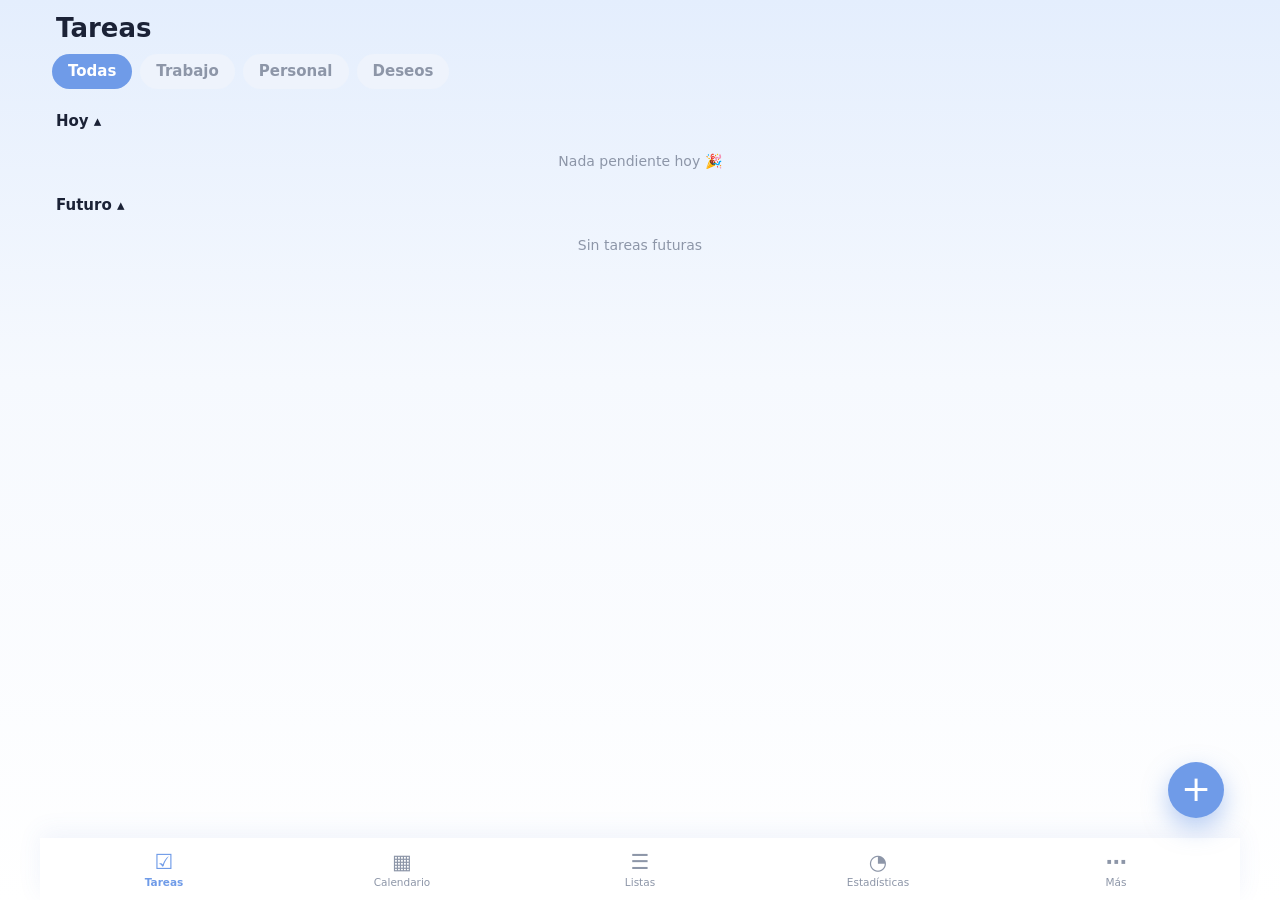
<file: index.html>
<!doctype html><html lang="es"><head><meta charset="utf-8"><title>Calendario</title><meta name="viewport" content="width=device-width,initial-scale=1,interactive-widget=resizes-content"><meta name="theme-color" content="#F1F6FE"><meta name="color-scheme" content="light dark"><link rel="manifest" href="manifest.json"><link rel="icon" href="icon-192.png"><link rel="apple-touch-icon" href="apple-touch-icon.png"><meta name="apple-mobile-web-app-capable" content="yes"><meta name="mobile-web-app-capable" content="yes"><link rel="stylesheet" href="app.css"></head><body><div id="root"><div id="hd"></div><div id="app"></div><nav id="nv"></nav></div><div id="toast" role="status"></div><script src="app2.js"></script></body></html>
</file>
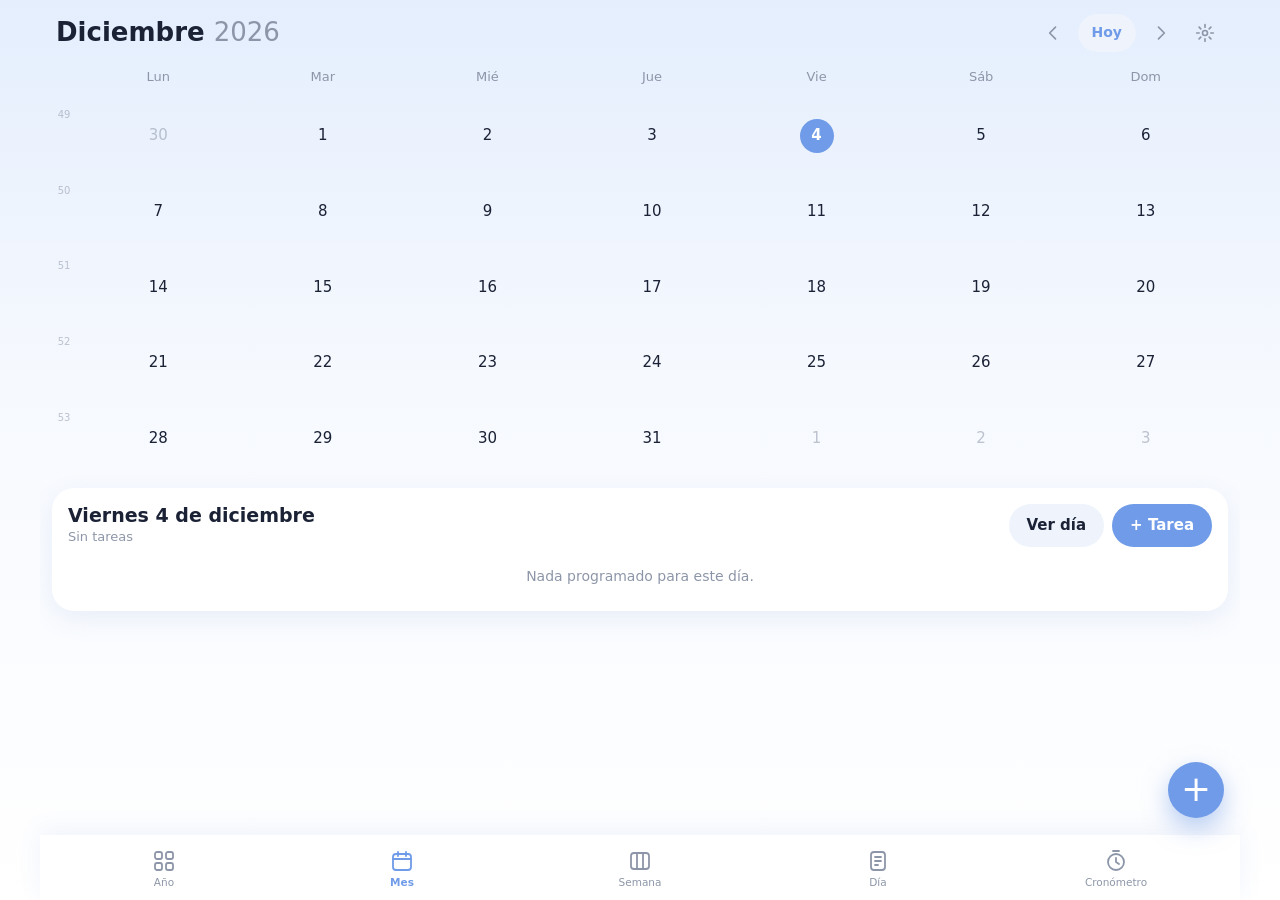
<file: clasico.html>
<!doctype html><html lang="es"><head><meta charset="utf-8"><title>Calendario</title><meta name="viewport" content="width=device-width,initial-scale=1,interactive-widget=resizes-content"><meta name="theme-color" content="#F1F6FE" id="tc"><meta name="color-scheme" content="light dark"><meta name="description" content="Calendario con año, mes, semana y día, tareas y cronómetro."><link rel="manifest" href="manifest.json"><link rel="icon" href="icon-192.png"><link rel="apple-touch-icon" href="apple-touch-icon.png"><meta name="apple-mobile-web-app-capable" content="yes"><meta name="mobile-web-app-capable" content="yes"><meta name="apple-mobile-web-app-title" content="Calendario"><meta name="apple-mobile-web-app-status-bar-style" content="default"><link rel="stylesheet" href="app.css"></head><body><div id="root"></div><input type="file" id="fi" accept="application/json,.json" hidden><div id="toast" role="status" aria-live="polite"></div><script src="app.js"></script></body></html>
</file>
<file: app.css>
*{box-sizing:border-box;-webkit-tap-highlight-color:transparent}:root{--bg:#FBF8F2;--card:#FFFFFF;--ink:#1E2433;--mut:#6B7280;--line:#E8E2D6;--acc:#E5533C;--we:#F6F1E7;--sel:#FDECE8;--shadow:0 6px 24px rgba(30,36,51,.08);--serif:"Iowan Old Style","Palatino Linotype",Palatino,Georgia,serif;--sans:system-ui,-apple-system,"Segoe UI",Roboto,"Helvetica Neue",Arial,sans-serif}:root[data-theme=dark]{--bg:#12151C;--card:#1B2029;--ink:#ECEEF3;--mut:#9AA3B2;--line:#2A303C;--acc:#FF7A63;--we:#171B23;--sel:#3A2622;--shadow:0 6px 24px rgba(0,0,0,.4)}@media(prefers-color-scheme:dark){:root:not([data-theme=light]){--bg:#12151C;--card:#1B2029;--ink:#ECEEF3;--mut:#9AA3B2;--line:#2A303C;--acc:#FF7A63;--we:#171B23;--sel:#3A2622;--shadow:0 6px 24px rgba(0,0,0,.4)}}html,body{height:100%;margin:0}@supports (height:100dvh){html,body{height:100dvh}}body{background:var(--bg);color:var(--ink);font:15px/1.4 var(--sans);overflow:hidden;-webkit-text-size-adjust:100%}button{font:inherit;color:inherit;cursor:pointer;touch-action:manipulation}html{touch-action:manipulation}#root{position:relative;display:flex;flex-direction:column;height:100%;max-width:1200px;margin:0 auto}#hd{flex:none;display:flex;align-items:center;gap:10px;padding:calc(10px + env(safe-area-inset-top,0px)) 16px 8px}.tt{flex:1;min-width:0;text-align:left;background:none;border:0;padding:0}.tt h1{margin:0;font:700 clamp(24px,6.4vw,34px)/1.1 var(--serif);letter-spacing:-.01em}.tt h1 em{font-style:normal;font-weight:400;color:var(--mut)}.tt span{display:block;color:var(--mut);font-size:13px;margin-top:2px}.tools{display:flex;align-items:center;gap:6px;flex:none}.ib{width:38px;height:38px;border-radius:50%;border:1px solid var(--line);background:var(--card);display:flex;align-items:center;justify-content:center;padding:0}.ib svg{width:20px;height:20px;fill:none;stroke:currentColor;stroke-width:2;stroke-linecap:round;stroke-linejoin:round}.hoy{height:38px;padding:0 14px;border-radius:999px;border:1px solid var(--line);background:var(--card);font-weight:600;font-size:14px}#app{flex:1;min-height:0;overflow-y:auto;overflow-x:hidden;padding:0 12px 100px;-webkit-overflow-scrolling:touch}#nv{flex:none;display:flex;gap:2px;border-top:1px solid var(--line);background:var(--card);padding:6px 6px calc(6px + env(safe-area-inset-bottom,0px))}.nb{position:relative;flex:1;min-width:0;border:0;background:none;border-radius:14px;padding:6px 0 4px;display:flex;flex-direction:column;align-items:center;gap:2px;color:var(--mut)}.nb svg{width:24px;height:24px;fill:none;stroke:currentColor;stroke-width:1.8;stroke-linecap:round;stroke-linejoin:round}.nb span{font-size:10.5px;font-weight:600;white-space:nowrap}.nb.on{color:var(--acc);background:var(--sel)}.rd{position:absolute;top:6px;right:calc(50% - 18px);width:8px;height:8px;border-radius:50%;background:var(--acc)}.fab{position:absolute;right:16px;bottom:calc(82px + env(safe-area-inset-bottom,0px));width:58px;height:58px;border-radius:50%;border:0;background:var(--acc);color:#fff;font-size:34px;line-height:1;padding:0 0 3px;box-shadow:0 8px 22px #e5533c66;z-index:20}.mh,.mg{display:grid;grid-template-columns:24px repeat(7,minmax(0,1fr))}.mh{padding:4px 0 6px;text-align:center;font-size:11px;letter-spacing:.06em;text-transform:uppercase;color:var(--mut);font-weight:600}.mh .we{color:var(--acc);opacity:.8}.mg{gap:1px;background:var(--line);border:1px solid var(--line);border-radius:18px;overflow:hidden;box-shadow:var(--shadow)}.wn{background:var(--card);color:var(--mut);font-size:10px;display:flex;align-items:flex-start;justify-content:center;padding-top:9px}.dc{display:block;min-width:0;overflow:hidden;text-align:left;border:0;border-radius:0;background:var(--card);min-height:clamp(84px,12.5vh,140px);padding:4px 3px}.dc.we{background:var(--we)}.dc b{display:inline-flex;align-items:center;justify-content:center;width:24px;height:24px;border-radius:50%;font-size:13px;font-weight:600}.dc.out{opacity:.4}.dc.td b{background:var(--acc);color:#fff}.dc.sl{box-shadow:inset 0 0 0 2px var(--acc)}.ch{display:block;font-style:normal;font-size:10.5px;line-height:1.3;padding:1px 4px;margin-top:2px;border-radius:5px;background:var(--c);color:#fff;white-space:nowrap;overflow:hidden;text-overflow:ellipsis;text-align:left;border:0}.ch.dn{opacity:.5;text-decoration:line-through}.ct{display:none}.more{display:block;font-style:normal;font-size:10px;color:var(--mut);margin-top:2px;padding-left:2px}@media(min-width:760px){.ch{font-size:12px;padding:2px 6px}.ct{display:inline;opacity:.85;margin-right:4px}.dc b{font-size:14px}}.pn{margin-top:14px;background:var(--card);border:1px solid var(--line);border-radius:18px;padding:14px 16px;box-shadow:var(--shadow)}.ph{display:flex;align-items:flex-start;justify-content:space-between;gap:10px;flex-wrap:wrap;margin-bottom:6px}.ph h2{margin:0;font:700 19px var(--serif)}.ph p{margin:2px 0 0;color:var(--mut);font-size:13px}.pa{display:flex;gap:8px}.empty{color:var(--mut);margin:10px 0 4px;font-size:14px}.rw{display:flex;align-items:center;gap:10px;padding:9px 0;border-top:1px solid var(--line)}.rw:before{content:"";align-self:stretch;width:4px;border-radius:3px;background:var(--c)}.ck{position:relative;flex:none;display:block;width:26px;height:26px;padding:0;border-radius:50%;border:2px solid var(--c,var(--acc));background:transparent}.rw.dn .ck{background:var(--c)}.rw.dn .ck:after{content:"\2713";position:absolute;top:0;left:0;right:0;bottom:0;display:flex;align-items:center;justify-content:center;color:#fff;font-size:14px;font-weight:700}.rb{flex:1;min-width:0;text-align:left;background:none;border:0;padding:0}.rb b{display:block;overflow:hidden;text-overflow:ellipsis;white-space:nowrap;font-weight:600}.rb small{color:var(--mut);font-size:12.5px}.rw.dn .rb b{text-decoration:line-through;opacity:.55}.stk{position:-webkit-sticky;position:sticky;top:0;z-index:6;background:var(--bg);padding-top:2px}.wkh,.adr{display:grid;grid-template-columns:44px repeat(7,minmax(0,1fr))}.wh{display:flex;flex-direction:column;align-items:center;gap:2px;padding:4px 0;border:0;background:transparent}.wh small{color:var(--mut);font-size:11px;text-transform:uppercase;font-weight:600}.wh b{display:flex;align-items:center;justify-content:center;width:32px;height:32px;border-radius:50%;font-size:16px}.wh.td b{background:var(--acc);color:#fff}.wh.sl:not(.td) b{box-shadow:inset 0 0 0 2px var(--acc)}.adr{border-bottom:1px solid var(--line);padding-bottom:4px}.adr .ac{min-width:0;padding:0 1px}.adr .gt{font-size:9px;color:var(--mut);text-align:right;padding:4px 6px 0 0}.tl{position:relative;display:grid;grid-template-columns:44px repeat(7,minmax(0,1fr));height:1440px}.tl.d1{grid-template-columns:54px minmax(0,1fr)}.ax{position:relative}.ax span{position:absolute;right:6px;transform:translateY(-50%);font-size:10px;color:var(--mut);white-space:nowrap}.tc{position:relative;border-left:1px solid var(--line);background-image:repeating-linear-gradient(to bottom,transparent 0,transparent 59px,var(--line) 59px,var(--line) 60px)}.tc.we{background-color:var(--we)}.ev{position:absolute;display:block;overflow:hidden;text-align:left;border:0;border-left:3px solid rgba(0,0,0,.28);border-radius:7px;background:var(--c);color:#fff;padding:2px 4px;font-size:11px;line-height:1.2;box-shadow:0 1px 3px #00000040}.ev b{display:block;font-weight:600;overflow:hidden;text-overflow:ellipsis}.ev small{display:block;font-size:10px;opacity:.9;white-space:nowrap}.ev.dn{opacity:.55}.ev.dn b{text-decoration:line-through}.ev .ck{display:none}.d1 .ev{font-size:13.5px;padding:5px 34px 5px 9px;border-radius:10px}.d1 .ev small{font-size:12px}.d1 .ev .ck{display:block;position:absolute;top:5px;right:6px;width:22px;height:22px;border-color:#fff}.d1 .ev.dn .ck{background:#fff}.d1 .ev.dn .ck:after{content:"\2713";position:absolute;top:0;left:0;right:0;bottom:0;display:flex;align-items:center;justify-content:center;color:var(--c);font-size:13px;font-weight:700}.now{position:absolute;left:0;right:0;height:0;border-top:2px solid var(--acc);z-index:4;pointer-events:none}.now:before{content:"";position:absolute;left:-5px;top:-6px;width:10px;height:10px;border-radius:50%;background:var(--acc)}.dsum{display:flex;align-items:center;justify-content:space-between;gap:10px;background:var(--card);border:1px solid var(--line);border-radius:18px;padding:12px 16px;margin-bottom:10px;box-shadow:var(--shadow)}.dsum p{margin:0;color:var(--mut);font-size:13.5px}.dsum b{font:700 20px var(--serif);display:block;color:var(--ink)}.dlist{background:var(--card);border:1px solid var(--line);border-radius:18px;padding:2px 16px;margin-bottom:10px}.dlist .rw:first-child{border-top:0}.yg{display:grid;grid-template-columns:repeat(2,minmax(0,1fr));gap:12px}@media(min-width:600px){.yg{grid-template-columns:repeat(3,minmax(0,1fr))}}@media(min-width:1000px){.yg{grid-template-columns:repeat(4,minmax(0,1fr))}}.ym{background:var(--card);border:1px solid var(--line);border-radius:18px;padding:12px 10px 8px;box-shadow:var(--shadow)}.ymt{display:block;background:none;border:0;padding:0 2px 6px;font:700 18px var(--serif);color:var(--ink);text-align:left}.ym.cur .ymt{color:var(--acc)}.mm{display:grid;grid-template-columns:repeat(7,minmax(0,1fr));row-gap:2px;text-align:center;font-size:12px}.mm i{font-style:normal;color:var(--mut);font-size:10px;font-weight:600;padding-bottom:2px}.md{position:relative;border:0;background:none;padding:4px 0;border-radius:50%;color:var(--ink)}.md.td{background:var(--acc);color:#fff;font-weight:700}.md.sl:not(.td){box-shadow:inset 0 0 0 1.5px var(--acc)}.md.has:after{content:"";position:absolute;left:50%;bottom:0;width:4px;height:4px;margin-left:-2px;border-radius:50%;background:var(--acc)}.md.td.has:after{background:#fff}.swv{display:flex;flex-direction:column;align-items:center;gap:20px;padding:6px 0 10px}.ring{--r:min(76vw,330px);position:relative;width:var(--r);height:var(--r)}.ring svg{display:block;width:100%;height:100%}.rt,.rg{fill:none;stroke-width:7}.rt{stroke:var(--line)}.rg{stroke:var(--acc);stroke-linecap:round}.dg{position:absolute;top:0;left:0;right:0;bottom:0;display:flex;flex-direction:column;align-items:center;justify-content:center}.dg span{font:700 clamp(38px,11.5vw,60px)/1 var(--sans);font-variant-numeric:tabular-nums;letter-spacing:-.02em}.dg small{color:var(--mut);margin-top:8px;font-size:14px;font-weight:600}.sbt{display:flex;gap:22px;align-items:center}.rb2{width:84px;height:84px;border-radius:50%;border:1px solid var(--line);background:var(--card);font-weight:700;font-size:15px}.rb2:disabled{opacity:.4}.rb2.go{width:104px;height:104px;border:0;background:var(--acc);color:#fff;font-size:17px;box-shadow:0 10px 26px #e5533c59}.rb2.go.stop{background:var(--ink);color:var(--bg);box-shadow:none}.card{width:100%;max-width:560px;background:var(--card);border:1px solid var(--line);border-radius:18px;padding:14px 16px}.card label,.lb{display:block;font-size:12px;font-weight:700;letter-spacing:.05em;text-transform:uppercase;color:var(--mut);margin:0 0 6px}.card .bt{margin-top:10px;width:100%}.lp{display:flex;justify-content:space-between;gap:10px;padding:8px 0;border-top:1px solid var(--line);font-variant-numeric:tabular-nums}.lp:first-child{border-top:0}.lp span:first-child{color:var(--mut)}.ov{position:fixed;top:0;right:0;bottom:0;left:0;z-index:50;display:flex;align-items:flex-end;justify-content:center;background:#0a0e1980}.sheet{width:100%;max-width:560px;max-height:94%;overflow-y:auto;background:var(--card);border-radius:24px 24px 0 0;padding:18px 18px calc(18px + env(safe-area-inset-bottom,0px));box-shadow:0 -10px 40px #00000040}@media(min-width:700px){.ov{align-items:center}.sheet{border-radius:24px}}.sheet h2{margin:0 0 12px;font:700 22px var(--serif)}input,select,textarea{font:inherit;color:var(--ink);background:var(--bg);border:1px solid var(--line);border-radius:12px;padding:10px 12px;width:100%;min-width:0}input:focus,select:focus,textarea:focus{outline:2px solid var(--acc);outline-offset:1px}input[type=checkbox]{width:20px;height:20px;padding:0;accent-color:var(--acc)}textarea{min-height:70px;resize:vertical;margin-top:12px}.big{font-size:18px;font-weight:600;margin-bottom:12px}.fr{margin-bottom:10px}.fr label{display:block;font-size:12px;font-weight:700;color:var(--mut);margin-bottom:4px}.tm{display:grid;grid-template-columns:1fr 1fr;gap:10px}.swl{display:flex;align-items:center;gap:10px;margin:2px 0 12px;font-weight:600}.hid{display:none}.cols{display:flex;gap:10px;flex-wrap:wrap;margin:4px 0 2px}.co{width:34px;height:34px;padding:0;border-radius:50%;border:3px solid transparent;background:var(--c);box-shadow:inset 0 0 0 2px var(--card)}.co.on{border-color:var(--ink)}.mut{color:var(--mut);font-size:13.5px;margin:10px 0 0}.er{color:#d64550;font-weight:600;margin:10px 0 0}.btns{display:flex;gap:8px;flex-wrap:wrap;margin-top:14px}.btns .bt{flex:1;min-width:104px}.bt{border:0;border-radius:999px;background:var(--acc);color:#fff;padding:11px 18px;font-weight:600;font-size:15px}.bt.ghost{background:transparent;color:var(--ink);border:1px solid var(--line)}.bt.danger{background:transparent;color:#d64550;border:1px solid currentColor}.seg{display:flex;gap:2px;background:var(--bg);border:1px solid var(--line);border-radius:999px;padding:3px;margin-bottom:14px}.seg button{flex:1;border:0;background:transparent;border-radius:999px;padding:8px 6px}.seg .on{background:var(--acc);color:#fff;font-weight:600}#toast{position:fixed;left:50%;bottom:calc(96px + env(safe-area-inset-bottom,0px));transform:translate(-50%);max-width:88%;background:var(--ink);color:var(--bg);padding:9px 16px;border-radius:999px;font-size:14px;font-weight:600;opacity:0;pointer-events:none;transition:opacity .2s;z-index:80;text-align:center}#toast.show{opacity:1}:focus-visible{outline:2px solid var(--acc);outline-offset:2px}@media(prefers-reduced-motion:reduce){*{transition:none!important}}.dlw{padding-bottom:6px}.dlw .dlist{max-height:30vh;overflow-y:auto;margin-bottom:0}.ib.bkb{border-color:var(--acc);color:var(--acc);flex:none}@media(max-width:430px){#hd.nm .ib[data-act=mn]{display:none}}@media(max-width:380px){#hd{gap:6px;padding-left:12px;padding-right:12px}.ib{width:34px;height:34px}.hoy{height:34px;padding:0 10px;font-size:13px}.tools{gap:4px}}.shh{display:flex;align-items:center;justify-content:space-between;gap:10px;margin-bottom:12px}.shh h2{margin:0}

/* ===== Rediseño: estilo suave azul (fotos de referencia) ===== */
:root{--bg:#F1F6FE;--card:#FFFFFF;--ink:#1B2236;--mut:#8D96A8;--line:#EAEFF7;--acc:#6F9BE8;--we:transparent;--sel:#E3ECFC;--shadow:0 8px 26px rgba(80,120,200,.10);--serif:Inter,system-ui,-apple-system,"Segoe UI",Roboto,"Helvetica Neue",Arial,sans-serif;--soft:#EEF3FC;--row:#F6F8FC}
:root[data-theme=dark]{--bg:#11151D;--card:#1A202B;--ink:#EDF0F6;--mut:#98A2B5;--line:#262D3A;--acc:#8DB2F5;--we:transparent;--sel:#232D42;--shadow:0 8px 26px rgba(0,0,0,.4);--soft:#232B3A;--row:#202735}
@media(prefers-color-scheme:dark){:root:not([data-theme=light]){--bg:#11151D;--card:#1A202B;--ink:#EDF0F6;--mut:#98A2B5;--line:#262D3A;--acc:#8DB2F5;--we:transparent;--sel:#232D42;--shadow:0 8px 26px rgba(0,0,0,.4);--soft:#232B3A;--row:#202735}}
body{background:linear-gradient(#E4EEFD 0,#F6F9FE 380px,#fff 100%) fixed var(--bg);background-color:var(--bg)}
:root[data-theme=dark] body{background:var(--bg)}
@media(prefers-color-scheme:dark){:root:not([data-theme=light]) body{background:var(--bg)}}
#hd{padding-top:calc(14px + env(safe-area-inset-top,0px))}
.tt h1{font:700 clamp(20px,5.4vw,26px)/1.15 var(--serif);letter-spacing:0}
.tt h1 em{font-weight:500}
.ib,.hoy{border:0;background:transparent;color:var(--mut)}
.ib:active,.hoy:active{background:var(--soft)}
.hoy{background:var(--soft);color:var(--acc);font-weight:700}
.ib.bkb{color:var(--acc);background:var(--soft)}
#nv{border-top:0;background:var(--card);box-shadow:0 -6px 24px rgba(80,120,200,.08);padding-top:8px}
.nb.on{background:transparent;color:var(--acc)}
.nb span{font-weight:500}
.nb.on span{font-weight:700}
.rd{background:#E8704F}
.fab{background:var(--acc);box-shadow:0 10px 24px rgba(111,155,232,.5);width:56px;height:56px;font-weight:300;font-size:36px}
.mh{padding:8px 0 10px;font-size:13px;letter-spacing:0;text-transform:none;font-weight:500}
.mh .we{color:var(--mut);opacity:1}
.mg{gap:0;background:transparent;border:0;border-radius:0;box-shadow:none;overflow:visible}
.wn{background:transparent;font-size:10px;opacity:.55;padding-top:12px}
.dc{background:transparent;text-align:center;min-height:clamp(52px,8.4vh,76px);padding:6px 0 2px;position:relative}
.dc.we{background:transparent}
.dc b{width:34px;height:34px;font-size:15px;font-weight:500}
.dc.out{opacity:1}
.dc.out b{color:var(--mut);opacity:.55}
.dc.td b{background:transparent;color:var(--acc);box-shadow:inset 0 0 0 2px var(--acc);font-weight:700}
.dc.sl b{background:var(--acc);color:#fff;box-shadow:none;font-weight:600}
.dc.sl{box-shadow:none}
.ch,.ch.dn{display:inline-block;width:6px;height:6px;padding:0;margin:3px 1.5px 0;border-radius:50%;font-size:0;line-height:0;vertical-align:top;overflow:hidden}
.ch.dn{opacity:.35;text-decoration:none}
.ct,.more{display:none}
@media(min-width:760px){.ch{font-size:0;padding:0}}
.pn,.dsum,.dlist,.card,.ym{border:0;border-radius:22px;box-shadow:var(--shadow);background:var(--card)}
.pn{padding:16px 16px 10px}
.ph h2,.dsum b,.sheet h2,.shh h2{font:700 19px var(--serif)}
.ph p,.dsum p{color:var(--mut)}
.rw{background:var(--row);border:0;border-radius:16px;padding:12px 14px 12px 0;margin-top:10px;gap:12px;overflow:hidden}
.rw:before{width:5px;align-self:stretch;border-radius:0 5px 5px 0;margin:-12px 0}
.rw .ck{margin-left:2px}
.rb b{font-weight:500;font-size:16px}
.rb small{color:var(--mut)}
.dlist{padding:2px 12px 12px}
.dlist .rw:first-child{margin-top:10px}
.ck{width:26px;height:26px;border-width:2px;border-color:#B7C0D0}
.rw.dn .ck{background:#B7C0D0;border-color:#B7C0D0}
.rw.dn .rb b{opacity:.5}
.empty{text-align:center;color:var(--mut);padding:10px 0}
.wh small{text-transform:none;font-weight:500}
.wh.td b{background:transparent;color:var(--acc);box-shadow:inset 0 0 0 2px var(--acc)}
.wh.sl b,.wh.sl.td b{background:var(--acc);color:#fff;box-shadow:none}
.wh.sl:not(.td) b{box-shadow:none}
.tc{border-left-color:var(--line);background-image:repeating-linear-gradient(to bottom,transparent 0,transparent 59px,var(--line) 59px,var(--line) 60px)}
.ev{border:0;border-left:4px solid rgba(0,0,0,.18);border-radius:12px;box-shadow:none;opacity:.92}
.now{border-top-color:#E8704F}.now:before{background:#E8704F}
.ym{padding:14px 12px 10px}
.ymt{font:700 17px var(--serif)}
.ym.cur .ymt{color:var(--acc)}
.md{padding:5px 0}
.md.td{background:var(--acc);color:#fff}
.md.sl:not(.td){box-shadow:inset 0 0 0 1.5px var(--acc)}
.md.has:after{background:var(--acc)}
.rt{stroke:var(--soft);stroke-width:8}.rg{stroke:var(--acc);stroke-width:8}
.rb2{border:0;background:var(--soft);color:var(--acc)}
.rb2.go{background:var(--acc);color:#fff;box-shadow:0 10px 26px rgba(111,155,232,.5)}
.rb2.go.stop{background:var(--ink);color:var(--bg)}
.ov{background:rgba(20,30,55,.38)}
.sheet{border-radius:28px 28px 0 0;box-shadow:0 -10px 40px rgba(20,30,55,.22)}
@media(min-width:700px){.sheet{border-radius:28px}}
input,select,textarea{background:var(--soft);border:0;border-radius:14px}
input:focus,select:focus,textarea:focus{outline:2px solid var(--acc)}
input[type=checkbox]{accent-color:var(--acc)}
.fr label,.card label,.lb{color:var(--mut);text-transform:none;letter-spacing:0;font-weight:600;font-size:13px}
.co.on{border-color:var(--ink)}
.bt{background:var(--acc);font-weight:600}
.bt.ghost{background:var(--soft);color:var(--ink);border:0}
.seg{background:var(--soft);border:0}
.seg .on{background:var(--card);color:var(--acc);box-shadow:0 2px 8px rgba(80,120,200,.18);font-weight:700}
#toast{background:var(--ink);color:var(--bg)}
:focus-visible{outline-color:var(--acc)}
.chips{display:flex;gap:8px;overflow-x:auto;padding:2px 0 8px}.chips button{flex:none;border:0;border-radius:999px;padding:7px 16px;background:var(--soft);color:var(--mut);font-weight:600}.chips .on{background:var(--acc);color:#fff}
.sec{margin:14px 4px 0;font-weight:700;font-size:15px}
.fl{color:var(--mut);font-size:18px}
.tcard{border-radius:22px;padding:16px;margin-top:14px;box-shadow:var(--shadow)}.tcard h3{margin:0 0 6px;font-size:17px}
.li{display:flex;align-items:center;gap:12px;padding:9px 0}.li .ck{border-color:#9AA3B2}.li span{flex:1}.li.dn span{text-decoration:line-through;opacity:.5}.li.dn .ck{background:#9AA3B2}
.x{border:0;background:none;color:var(--mut);font-size:20px}
.add{display:flex;gap:8px;margin-top:6px}.add input{flex:1}
.ov2{display:flex;gap:12px}.ov2 div{flex:1;background:var(--soft);border-radius:16px;padding:14px;text-align:center}.ov2 b{display:block;font-size:30px}.ov2 small{color:var(--mut)}
.hm{display:grid;grid-auto-flow:column;grid-template-rows:repeat(7,1fr);gap:3px;overflow-x:auto;padding-bottom:6px}.hm i{width:11px;height:11px;border-radius:3px;background:var(--soft)}
.dn2{display:flex;align-items:center;gap:20px}.dn2 .ring2{width:120px;height:120px;border-radius:50%;flex:none;-webkit-mask:radial-gradient(circle 36px,transparent 98%,#000 100%);mask:radial-gradient(circle 36px,transparent 98%,#000 100%)}
.dot{display:inline-block;width:10px;height:10px;border-radius:50%;margin-right:8px}
.bars{display:flex;align-items:flex-end;gap:10px;height:120px}.bars div{flex:1;text-align:center;font-size:11px;color:var(--mut)}.bars i{display:block;background:var(--acc);border-radius:6px 6px 0 0;margin-bottom:4px}
.rem{position:fixed;left:12px;right:12px;top:calc(10px + env(safe-area-inset-top,0px));z-index:60;background:var(--card);border-radius:22px;padding:16px;box-shadow:0 12px 40px rgba(20,30,55,.3)}.rem p{margin:6px 0 12px;font-size:17px}.rem div{display:flex;justify-content:space-between}.rem button{border:0;background:none;color:var(--acc);font-weight:700;font-size:15px}
.sub{display:flex;gap:10px;align-items:center;padding:6px 0}
.ib.on2{color:var(--acc)}
</file>
